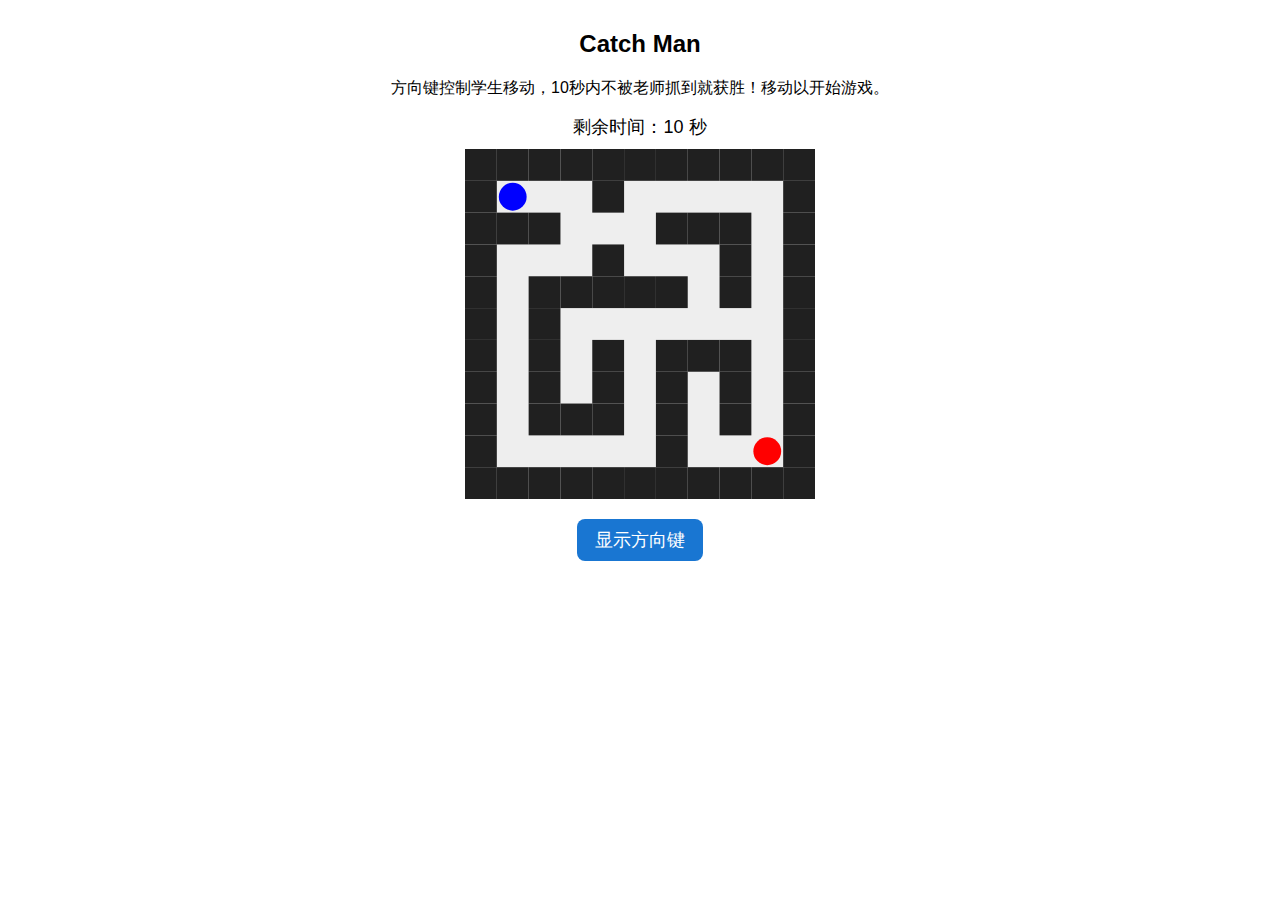
<file: assets/templates/catchman.html>
<!DOCTYPE html>
<html lang="zh">

<head>
  <meta charset="UTF-8">
  <meta name="viewport" content="width=device-width, initial-scale=1.0">
  <title>Catch Man - 随机迷宫</title>
  <style>
    body {
      text-align: center;
      font-family: sans-serif;
      margin: 0;
      padding: 10px;
      overflow: hidden;
    }

    #game-container {
      max-width: 100%;
      margin: 0 auto;
    }

    canvas {
      background: #eee;
      display: block;
      margin: 10px auto;
      max-width: 100%;
      touch-action: none;
    }

    .controls {
      margin: 20px auto;
      text-align: center;
    }

    .show-dpad-btn {
      padding: 9px 18px;
      background: #1976d2;
      color: white;
      border: none;
      border-radius: 8px;
      font-size: 18px;
      cursor: pointer;
    }

    #dpad-container {
      position: relative;
      width: 180px;
      height: 180px;
      margin: 0 auto;
    }

    .dpad-lg {
      position: absolute;
      width: 60px;
      height: 60px;
      background: #555;
      border-radius: 8px;
      cursor: pointer;
      display: flex;
      justify-content: center;
      align-items: center;
      color: white;
      font-weight: bold;
      user-select: none;
      font-size: 28px;
    }

    .dpad-lg:active {
      background: #333;
    }

    #up {
      top: 0;
      left: 60px;
    }

    #left {
      top: 60px;
      left: 0;
    }

    #down {
      top: 120px;
      left: 60px;
    }

    #right {
      top: 60px;
      left: 120px;
    }

    #status {
      font-size: 18px;
      margin: 10px 0;
    }

    @media (max-width: 400px) {
      .dpad {
        width: 36px;
        height: 36px;
        font-size: 18px;
      }

      .controls {
        width: 108px;
        height: 108px;
      }

      #up {
        left: 36px;
      }

      #left {
        top: 36px;
      }

      #down {
        top: 72px;
        left: 36px;
      }

      #right {
        top: 36px;
        left: 72px;
      }

      #center {
        top: 36px;
        left: 36px;
      }
    }
  </style>
</head>

<body>
  <div id="game-container">
    <h2>Catch Man</h2>
    <p>方向键控制学生移动，10秒内不被老师抓到就获胜！移动以开始游戏。</p>
    <div id="status"></div>
    <div id="result-panel" style="display:none;">
      <div id="result-msg"></div>
      <button id="result-btn"></button>
    </div>
    <canvas id="game"></canvas>
    <div class="controls">
      <button id="show-dpad-btn" class="show-dpad-btn">显示方向键</button>
      <div id="dpad-container" style="display:none;">
        <div class="dpad-lg" id="up">↑</div>
        <div class="dpad-lg" id="left">←</div>
        <div class="dpad-lg" id="down">↓</div>
        <div class="dpad-lg" id="right">→</div>
      </div>
    </div>
  </div>
  <script>
    // 根据屏幕大小调整画布尺寸
    function resizeCanvas() {
      const canvas = document.getElementById('game');
      const container = document.getElementById('game-container');
      const size = Math.min(container.clientWidth - 40, 350);
      canvas.width = size;
      canvas.height = size;
      return size;
    }

    // 随机迷宫生成（递归回溯法）
    function generateMaze(rows, cols) {
      if (rows % 2 === 0) rows++;
      if (cols % 2 === 0) cols++;
      let maze = Array.from({ length: rows }, () => Array(cols).fill(1));
      function carve(x, y) {
        maze[y][x] = 0;
        const dirs = [
          [0, -2], [0, 2], [-2, 0], [2, 0]
        ].sort(() => Math.random() - 0.5);
        for (const [dx, dy] of dirs) {
          let nx = x + dx, ny = y + dy;
          if (ny > 0 && ny < rows && nx > 0 && nx < cols && maze[ny][nx] === 1) {
            maze[y + dy / 2][x + dx / 2] = 0;
            carve(nx, ny);
          }
        }
      }
      carve(1, 1);

      // 随机打通部分墙，增加环路
      for (let y = 1; y < rows - 1; y++) {
        for (let x = 1; x < cols - 1; x++) {
          if (maze[y][x] === 1 && Math.random() < 0.10) { // 10%概率打通
            // 只打通横或竖相邻都是路的墙
            if ((maze[y - 1][x] === 0 && maze[y + 1][x] === 0) ||
              (maze[y][x - 1] === 0 && maze[y][x + 1] === 0)) {
              maze[y][x] = 0;
            }
          }
        }
      }
      return maze;
    }

    const rows = 11, cols = 11;
    const maze = generateMaze(rows, cols);
    const canvas = document.getElementById('game');
    const ctx = canvas.getContext('2d');
    const canvasSize = resizeCanvas();
    let cellSize = canvasSize / rows;

    // 角色初始位置
    let student = { x: 1, y: 1 };
    let teacher = { x: cols - 2, y: rows - 2 };
    let gameOver = false;
    let win = false;
    let started = false;
    let startTime = 0;
    const gameTime = 10; // 秒
    document.getElementById('status').textContent = `剩余时间：${gameTime} 秒`;

    // 窗口大小改变时重新调整画布
    window.addEventListener('resize', () => {
      const newSize = resizeCanvas();
      cellSize = newSize / rows;
      draw();
    });

    // 方向键控制
    document.addEventListener('keydown', e => {
      if (gameOver) return;
      let dx = 0, dy = 0;
      if (e.key === 'ArrowUp') dy = -1;
      if (e.key === 'ArrowDown') dy = 1;
      if (e.key === 'ArrowLeft') dx = -1;
      if (e.key === 'ArrowRight') dx = 1;
      moveStudent(dx, dy);
    });

    // 按钮控制
    // 显示方向键按钮
    document.getElementById('show-dpad-btn').addEventListener('click', function () {
      this.style.display = 'none';
      document.getElementById('dpad-container').style.display = 'block';
    });

    // 方向键控制
    document.getElementById('up').addEventListener('touchstart', (e) => { e.preventDefault(); moveStudent(0, -1); });
    document.getElementById('left').addEventListener('touchstart', (e) => { e.preventDefault(); moveStudent(-1, 0); });
    document.getElementById('down').addEventListener('touchstart', (e) => { e.preventDefault(); moveStudent(0, 1); });
    document.getElementById('right').addEventListener('touchstart', (e) => { e.preventDefault(); moveStudent(1, 0); });

    document.getElementById('up').addEventListener('mousedown', () => moveStudent(0, -1));
    document.getElementById('left').addEventListener('mousedown', () => moveStudent(-1, 0));
    document.getElementById('down').addEventListener('mousedown', () => moveStudent(0, 1));
    document.getElementById('right').addEventListener('mousedown', () => moveStudent(1, 0));

    function moveStudent(dx, dy) {
      if (gameOver) return;
      let nx = student.x + dx, ny = student.y + dy;
      if (maze[ny] && maze[ny][nx] === 0) {
        if (!started) {
          started = true;
          startTime = Date.now();
          startTimer();
        }
        student.x = nx; student.y = ny;
        draw();
        // 检查是否被抓
        if (student.x === teacher.x && student.y === teacher.y) {
          gameOver = true;
          showResult(false); // 一定要调用showResult(false)
          return;
        }
      }
    }

    // 老师AI：简单追踪学生
    function moveTeacher() {
      // BFS寻路
      let queue = [{ x: teacher.x, y: teacher.y, path: [] }];
      let visited = Array.from({ length: rows }, () => Array(cols).fill(false));
      visited[teacher.y][teacher.x] = true;
      let found = null;
      const dirs = [
        [0, 1], [1, 0], [0, -1], [-1, 0]
      ];
      while (queue.length) {
        let { x, y, path } = queue.shift();
        if (x === student.x && y === student.y) {
          found = path;
          break;
        }
        for (let [dx, dy] of dirs) {
          let nx = x + dx, ny = y + dy;
          if (maze[ny] && maze[ny][nx] === 0 && !visited[ny][nx]) {
            visited[ny][nx] = true;
            queue.push({ x: nx, y: ny, path: path.concat([[nx, ny]]) });
          }
        }
      }
      // 如果找到了路径，老师走下一步
      if (found && found.length > 0) {
        teacher.x = found[0][0];
        teacher.y = found[0][1];
      }
    }

    function startTimer() {
      function loop() {
        if (gameOver) return;
        let now = Date.now();
        let left = gameTime - Math.floor((now - startTime) / 1000);
        document.getElementById('status').textContent = `剩余时间：${left} 秒`;
        if (started) {
          moveTeacher();
          draw();
        }
        // 检查是否被抓
        if (student.x === teacher.x && student.y === teacher.y) {
          gameOver = true;
          showResult(false);
          return;
        }
        if (left <= 0) {
          gameOver = true;
          showResult(true);
          return;
        }
        setTimeout(loop, 200);
      }
      loop();
    }

    function draw() {
      ctx.clearRect(0, 0, canvas.width, canvas.height);
      // 画迷宫
      for (let y = 0; y < rows; y++) {
        for (let x = 0; x < cols; x++) {
          if (maze[y][x] === 1) {
            ctx.fillStyle = '#202020'; // 接近黑色
            ctx.fillRect(x * cellSize, y * cellSize, cellSize, cellSize);
          }
        }
      }
      // 画学生
      ctx.fillStyle = 'blue';
      ctx.beginPath();
      ctx.arc(student.x * cellSize + cellSize / 2, student.y * cellSize + cellSize / 2, cellSize / 2 - 2, 0, Math.PI * 2);
      ctx.fill();
      // 画老师
      ctx.fillStyle = 'red';
      ctx.beginPath();
      ctx.arc(teacher.x * cellSize + cellSize / 2, teacher.y * cellSize + cellSize / 2, cellSize / 2 - 2, 0, Math.PI * 2);
      ctx.fill();
    }

    draw();

    // 新的showResult实现
    function showResult(win) {
        const panel = document.getElementById('result-panel');
        const msg = document.getElementById('result-msg');
        const btn = document.getElementById('result-btn');
        
        panel.style.display = 'block';
        if (win) {
            msg.textContent = "你赢了！🎉";
            btn.textContent = "继续";
        } else {
            msg.textContent = "你失败了！😭";
            btn.textContent = "退出"; 
        }
        btn.onclick = function() {
            fetch('/api/catchman_result', {
                method: 'POST',
                headers: {'Content-Type': 'application/json'},
                body: JSON.stringify({result: win ? 'win' : 'lose'})
            })
            .then(res => res.json())
            .then(data => {
                window.location.href = data.next_url || '/';
            });
        };
    }
  </script>
</body>

</html>
</file>
